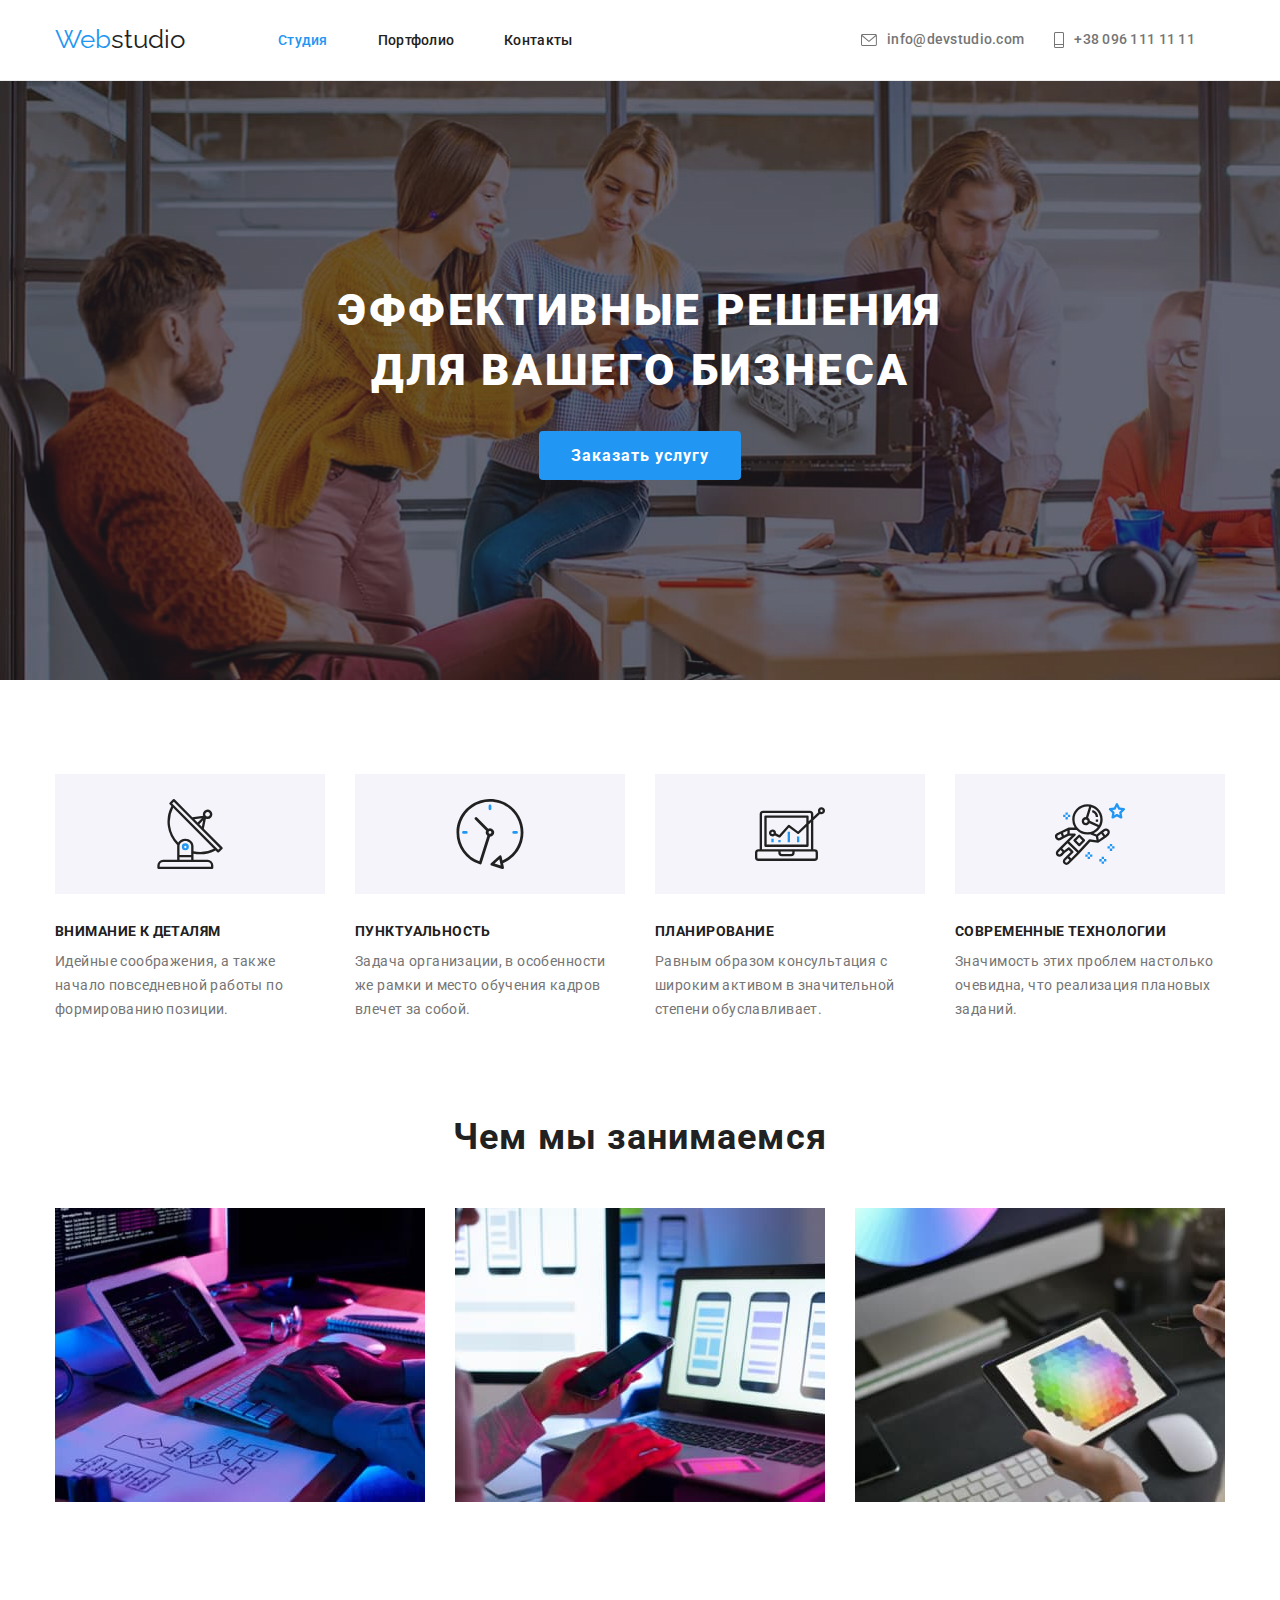
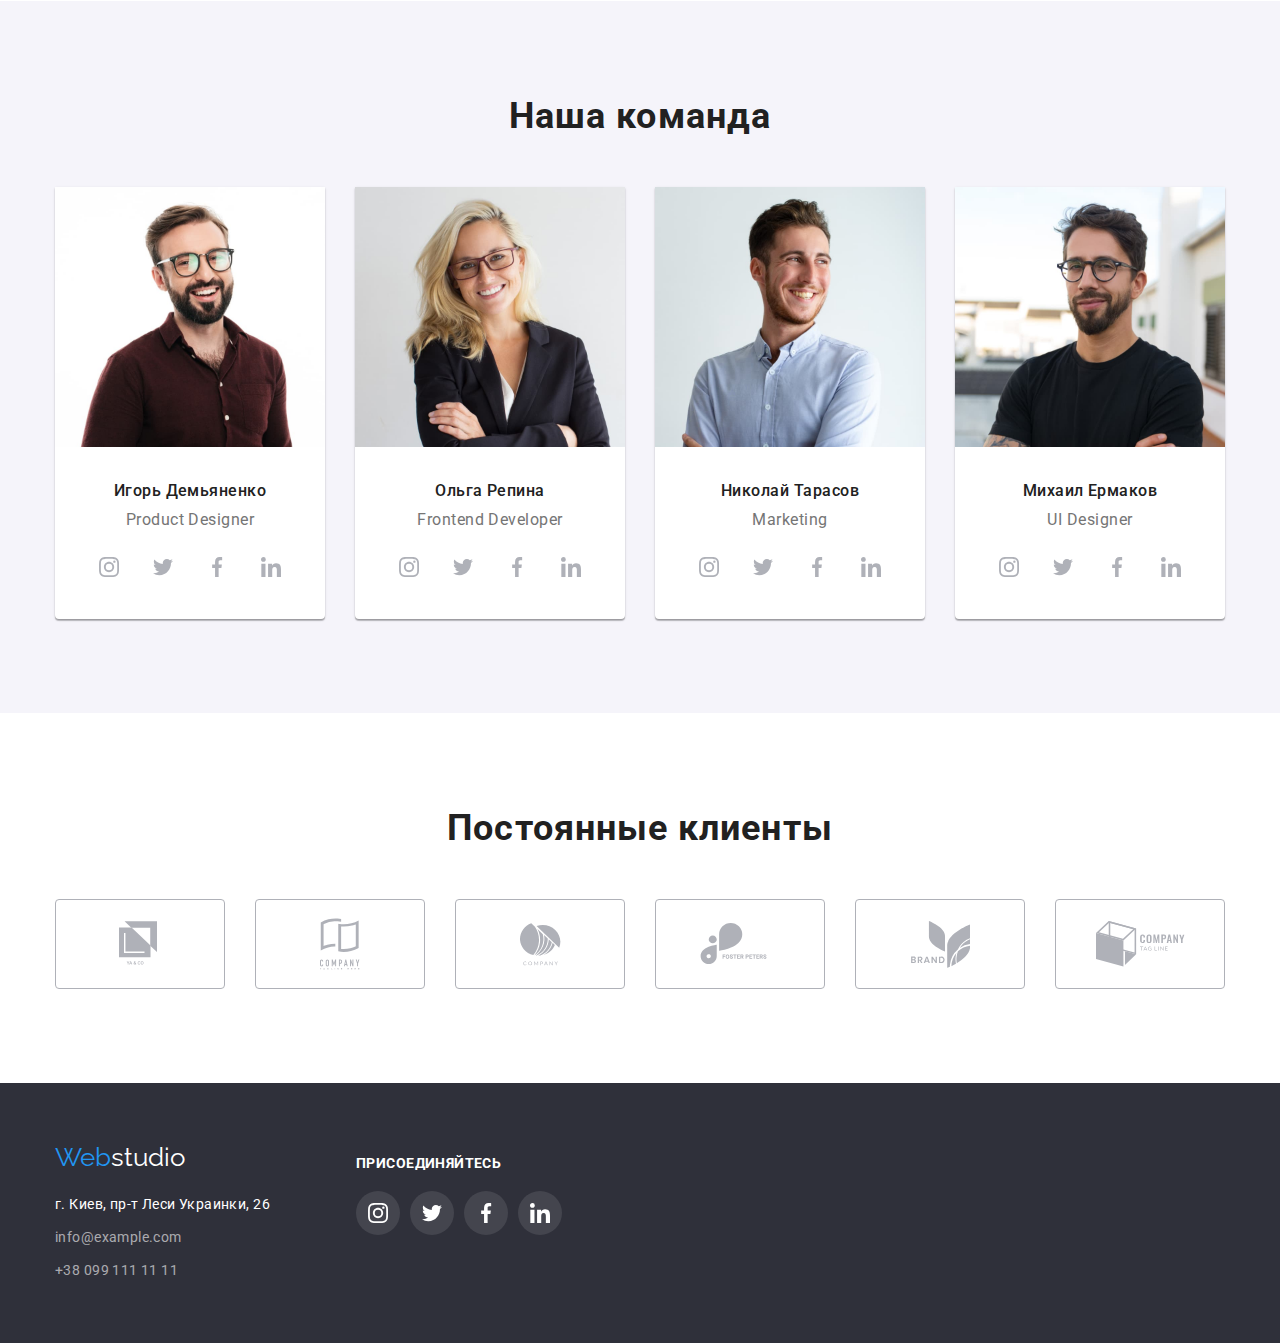
<file: index.html>
<!DOCTYPE html>
<html lang="ru">
  <!-- Ветка для учителя -->

  <head>
    <meta charset="UTF-8" />
    <meta name="viewport" content="width=device-width, initial-scale=1.0" />
    <title>Студия</title>
    <!-- <link
      rel="stylesheet"
      href="https://cdnjs.cloudflare.com/ajax/libs/modern-normalize/1.0.0/modern-normalize.min.css"
    /> -->
    <link rel="preconnect" href="https://fonts.gstatic.com" />
    <link
      href="https://fonts.googleapis.com/css2?family=Raleway:wght@700&family=Roboto:wght@400;500;700;900&display=swap"
      rel="stylesheet"
    />
    <link rel="stylesheet" href="./CSS/normalize.css" />
    <link rel="stylesheet" href="./CSS/style.css" />
  </head>

  <body>
    <!--Шапка сайта-->

    <header class="header">
      <div class="container flex header-center">
        <nav class="nav-flex">
          <a lang="en" href="./index.html" class="logo link"
            ><span class="web">Web</span>studio</a
          >
          <ul class="site-nav list">
            <li class="space">
              <a href="./index.html" class="link current">Студия</a>
            </li>
            <li class="space">
              <a href="./portfolio.html" class="link">Портфолио</a>
            </li>
            <li class="space">
              <a href="" class="link">Контакты</a>
            </li>
          </ul>
        </nav>

        <ul class="contacts list">
          <li>
            <a href="mailto:info@devstudio.com" class="link"
              ><svg class="icon-contacts" width="16" height="12">
                <use href="./images/svg/sprite.svg#icon-envelope"></use>
              </svg>
              info@devstudio.com</a
            >
          </li>
          <li>
            <a href="tel:+380961111111" class="link"
              ><svg class="icon-contacts" width="10" height="16">
                <use href="./images/svg/sprite.svg#icon-phone"></use>
              </svg>
              +38 096 111 11 11</a
            >
          </li>
        </ul>
      </div>
    </header>
    <!--Основной уникальный контент-->
    <main>
      <section class="banner">
        <div class="banner-center">
          <h1 class="tagline">Эффективные решения для вашего бизнеса</h1>
          <a href="" class="order link">Заказать услугу</a>
        </div>
      </section>

      <!--Наши преимущества-->
      <section class="container section-padding">
        <h2 hidden>Наши преимущества</h2>
        <ul class="advantages list flex">
          <li class="flex-advantages">
            <div class="advantages-div">
              <svg class="advantages-svg">
                <use
                  href="./images/svg/sprite.svg#icon-advantages-antenna"
                ></use>
              </svg>
            </div>
            <h3 class="advantages-about">Внимание к деталям</h3>
            <p class="desc">
              Идейные соображения, а также начало повседневной работы по
              формированию позиции.
            </p>
          </li>
          <li class="flex-advantages">
            <div class="advantages-div">
              <svg class="advantages-svg">
                <use href="./images/svg/sprite.svg#icon-advantages-clock"></use>
              </svg>
            </div>
            <h3 class="advantages-about">Пунктуальность</h3>
            <p class="desc">
              Задача организации, в особенности же рамки и место обучения кадров
              влечет за собой.
            </p>
          </li>
          <li class="flex-advantages">
            <div class="advantages-div">
              <svg class="advantages-svg">
                <use
                  href="./images/svg/sprite.svg#icon-advantages-diagram"
                ></use>
              </svg>
            </div>
            <h3 class="advantages-about">Планирование</h3>
            <p class="desc">
              Равным образом консультация с широким активом в значительной
              степени обуславливает.
            </p>
          </li>
          <li class="flex-advantages">
            <div class="advantages-div">
              <svg class="advantages-svg">
                <use
                  href="./images/svg/sprite.svg#icon-advantages-astronaut"
                ></use>
              </svg>
            </div>
            <h3 class="advantages-about">Современные технологии</h3>
            <p class="desc">
              Значимость этих проблем настолько очевидна, что реализация
              плановых заданий.
            </p>
          </li>
        </ul>
      </section>
      <!--Чем мы занимаемся-->
      <section class="container section-whatwedo">
        <h2 class="heading">Чем мы занимаемся</h2>
        <ul class="list flex">
          <li>
            <a href=""
              ><img
                src="./images/keyboards.jpg"
                alt="Печатает на клавиатуре"
                width="370"
            /></a>
          </li>
          <li>
            <a href=""
              ><img
                src="./images/lookatthephone.jpg"
                alt="Смотрит на телефон и на экран"
                width="370"
            /></a>
          </li>
          <li>
            <a href=""
              ><img
                src="./images/lookatthepalette.jpg"
                alt="Смотрит на цветовую палитру"
                width="370"
            /></a>
          </li>
        </ul>
      </section>
      <!--Наши специалисты-->
      <section class="ourteam section-padding">
        <div class="container">
          <h2 class="heading">Наша команда</h2>
          <ul class="list flex">
            <li class="ourteam-back">
              <a href=""
                ><img
                  src="./images/our-team/igor.jpg"
                  alt="фото Игоря Демьяненко"
                  width="270"
              /></a>
              <h3 class="heading-team">Игорь Демьяненко</h3>
              <p class="desc">Product Designer</p>
              <ul class="flex list icon-ul">
                <li class="icon-list">
                  <a class="icon-social-list" href="" alt="Иконка Инстаграм">
                    <svg class="icon-social">
                      <use href="./images/svg/sprite.svg#icon-instagram"></use>
                    </svg>
                  </a>
                </li>
                <li>
                  <a class="icon-social-list" href="" alt="Иконка Твиттер">
                    <svg class="icon-social">
                      <use href="./images/svg/sprite.svg#icon-twitter"></use>
                    </svg>
                  </a>
                </li>
                <li>
                  <a class="icon-social-list" href="" alt="Иконка Фейсбук">
                    <svg class="icon-social">
                      <use href="./images/svg/sprite.svg#icon-facebook"></use>
                    </svg>
                  </a>
                </li>
                <li>
                  <a class="icon-social-list" href="" alt="Иконка Линкедин">
                    <svg class="icon-social">
                      <use href="./images/svg/sprite.svg#icon-linkedin"></use>
                    </svg>
                  </a>
                </li>
              </ul>
            </li>
            <li class="ourteam-back">
              <a href=""
                ><img
                  src="./images/our-team/olga.jpg"
                  alt="фото Ольги Репиной"
                  width="270"
              /></a>
              <h3 class="heading-team">Ольга Репина</h3>
              <p class="desc">Frontend Developer</p>
              <ul class="flex list icon-ul">
                <li class="icon-list">
                  <a class="icon-social-list" href="" alt="Иконка Инстаграм">
                    <svg class="icon-social">
                      <use href="./images/svg/sprite.svg#icon-instagram"></use>
                    </svg>
                  </a>
                </li>
                <li>
                  <a class="icon-social-list" href="" alt="Иконка Твиттер">
                    <svg class="icon-social">
                      <use href="./images/svg/sprite.svg#icon-twitter"></use>
                    </svg>
                  </a>
                </li>
                <li>
                  <a class="icon-social-list" href="" alt="Иконка Фейсбук">
                    <svg class="icon-social">
                      <use href="./images/svg/sprite.svg#icon-facebook"></use>
                    </svg>
                  </a>
                </li>
                <li>
                  <a class="icon-social-list" href="" alt="Иконка Линкедин">
                    <svg class="icon-social">
                      <use href="./images/svg/sprite.svg#icon-linkedin"></use>
                    </svg>
                  </a>
                </li>
              </ul>
            </li>
            <li class="ourteam-back">
              <a href=""
                ><img
                  src="./images/our-team/nikolay.jpg"
                  alt="фото Николая Тарасова"
                  width="270"
              /></a>
              <h3 class="heading-team">Николай Тарасов</h3>
              <p class="desc">Marketing</p>
              <ul class="flex list icon-ul">
                <li>
                  <a class="icon-social-list" href="" alt="Иконка Инстаграм">
                    <svg class="icon-social">
                      <use href="./images/svg/sprite.svg#icon-instagram"></use>
                    </svg>
                  </a>
                </li>
                <li>
                  <a class="icon-social-list" href="" alt="Иконка Твиттер">
                    <svg class="icon-social">
                      <use href="./images/svg/sprite.svg#icon-twitter"></use>
                    </svg>
                  </a>
                </li>
                <li>
                  <a class="icon-social-list" href="" alt="Иконка Фейсбук">
                    <svg class="icon-social">
                      <use href="./images/svg/sprite.svg#icon-facebook"></use>
                    </svg>
                  </a>
                </li>
                <li>
                  <a class="icon-social-list" href="" alt="Иконка Линкедин">
                    <svg class="icon-social">
                      <use href="./images/svg/sprite.svg#icon-linkedin"></use>
                    </svg>
                  </a>
                </li>
              </ul>
            </li>
            <li class="ourteam-back">
              <a href=""
                ><img
                  src="./images/our-team/mickael.jpg"
                  alt="фото Михаила Ермакова"
                  width="270"
              /></a>
              <h3 class="heading-team">Михаил Ермаков</h3>
              <p class="desc">UI Designer</p>
              <ul class="flex list icon-ul">
                <li class="icon-list">
                  <a class="icon-social-list" href="" alt="Иконка Инстаграм">
                    <svg class="icon-social">
                      <use href="./images/svg/sprite.svg#icon-instagram"></use>
                    </svg>
                  </a>
                </li>
                <li>
                  <a class="icon-social-list" href="" alt="Иконка Твиттер">
                    <svg class="icon-social">
                      <use href="./images/svg/sprite.svg#icon-twitter"></use>
                    </svg>
                  </a>
                </li>
                <li>
                  <a class="icon-social-list" href="" alt="Иконка Фейсбук">
                    <svg class="icon-social">
                      <use href="./images/svg/sprite.svg#icon-facebook"></use>
                    </svg>
                  </a>
                </li>
                <li>
                  <a class="icon-social-list" href="" alt="Иконка Линкедин">
                    <svg class="icon-social">
                      <use href="./images/svg/sprite.svg#icon-linkedin"></use>
                    </svg>
                  </a>
                </li>
              </ul>
            </li>
          </ul>
        </div>
      </section>
      <!-- Постоянные клиенты -->
      <section class="section-padding">
        <div class="container">
          <h2 class="heading">Постоянные клиенты</h2>
          <ul class="list flex">
            <li>
              <a class="logo-container" href="">
                <svg class="icon-logo" width="42px" height="49px">
                  <use href="./images/svg/sprite.svg#icon-logo-one"></use>
                </svg>
              </a>
            </li>
            <li>
              <a class="logo-container" href="">
                <svg class="icon-logo" width="40px" height="52px">
                  <use href="./images/svg/sprite.svg#icon-logo-two"></use>
                </svg>
              </a>
            </li>

            <li>
              <a class="logo-container" href="">
                <svg class="icon-logo" width="41px" height="43px">
                  <use href="./images/svg/sprite.svg#icon-logo-three"></use>
                </svg>
              </a>
            </li>
            <li>
              <a class="logo-container" href="">
                <svg class="icon-logo" width="80px" height="42px">
                  <use href="./images/svg/sprite.svg#icon-logo-four"></use>
                </svg>
              </a>
            </li>
            <li>
              <a class="logo-container" href="">
                <svg class="icon-logo" width="59px" height="47px">
                  <use href="./images/svg/sprite.svg#icon-logo-five"></use>
                </svg>
              </a>
            </li>
            <li>
              <a class="logo-container" href="">
                <svg class="icon-logo" width="89px" height="46px">
                  <use href="./images/svg/sprite.svg#icon-logo-six"></use>
                </svg>
              </a>
            </li>
          </ul>
        </div>
      </section>
    </main>
    <footer class="footer">
      <div class="container footer-flex">
        <div>
          <a lang="en" href="./index.html" class="logo link"
            ><span class="web">Web</span>studio</a
          >
          <address class="address">
            г. Киев, пр-т Леси Украинки, 26
            <a href="mailto:info@example.com" class="link">info@example.com</a>
            <a href="tel:+380991111111" class="link">+38 099 111 11 11</a>
          </address>
        </div>
        <div class="footer-margin">
          <p class="footer-p">присоединяйтесь</p>
          <ul class="flex list">
            <li class="footer-space-icon">
              <a class="icon-footer-list" href="" alt="Иконка Инстаграм">
                <svg class="icon-social">
                  <use href="./images/svg/sprite.svg#icon-instagram"></use>
                </svg>
              </a>
            </li>
            <li class="footer-space-icon">
              <a class="icon-footer-list" href="" alt="Иконка Твиттер">
                <svg class="icon-social">
                  <use href="./images/svg/sprite.svg#icon-twitter"></use>
                </svg>
              </a>
            </li>
            <li class="footer-space-icon">
              <a class="icon-footer-list" href="" alt="Иконка Фейсбук">
                <svg class="icon-social">
                  <use href="./images/svg/sprite.svg#icon-facebook"></use>
                </svg>
              </a>
            </li>
            <li class="footer-space-icon">
              <a class="icon-footer-list" href="" alt="Иконка Линкедин">
                <svg class="icon-social">
                  <use href="./images/svg/sprite.svg#icon-linkedin"></use>
                </svg>
              </a>
            </li>
          </ul>
        </div>
      </div>
    </footer>
  </body>
</html>
</file>
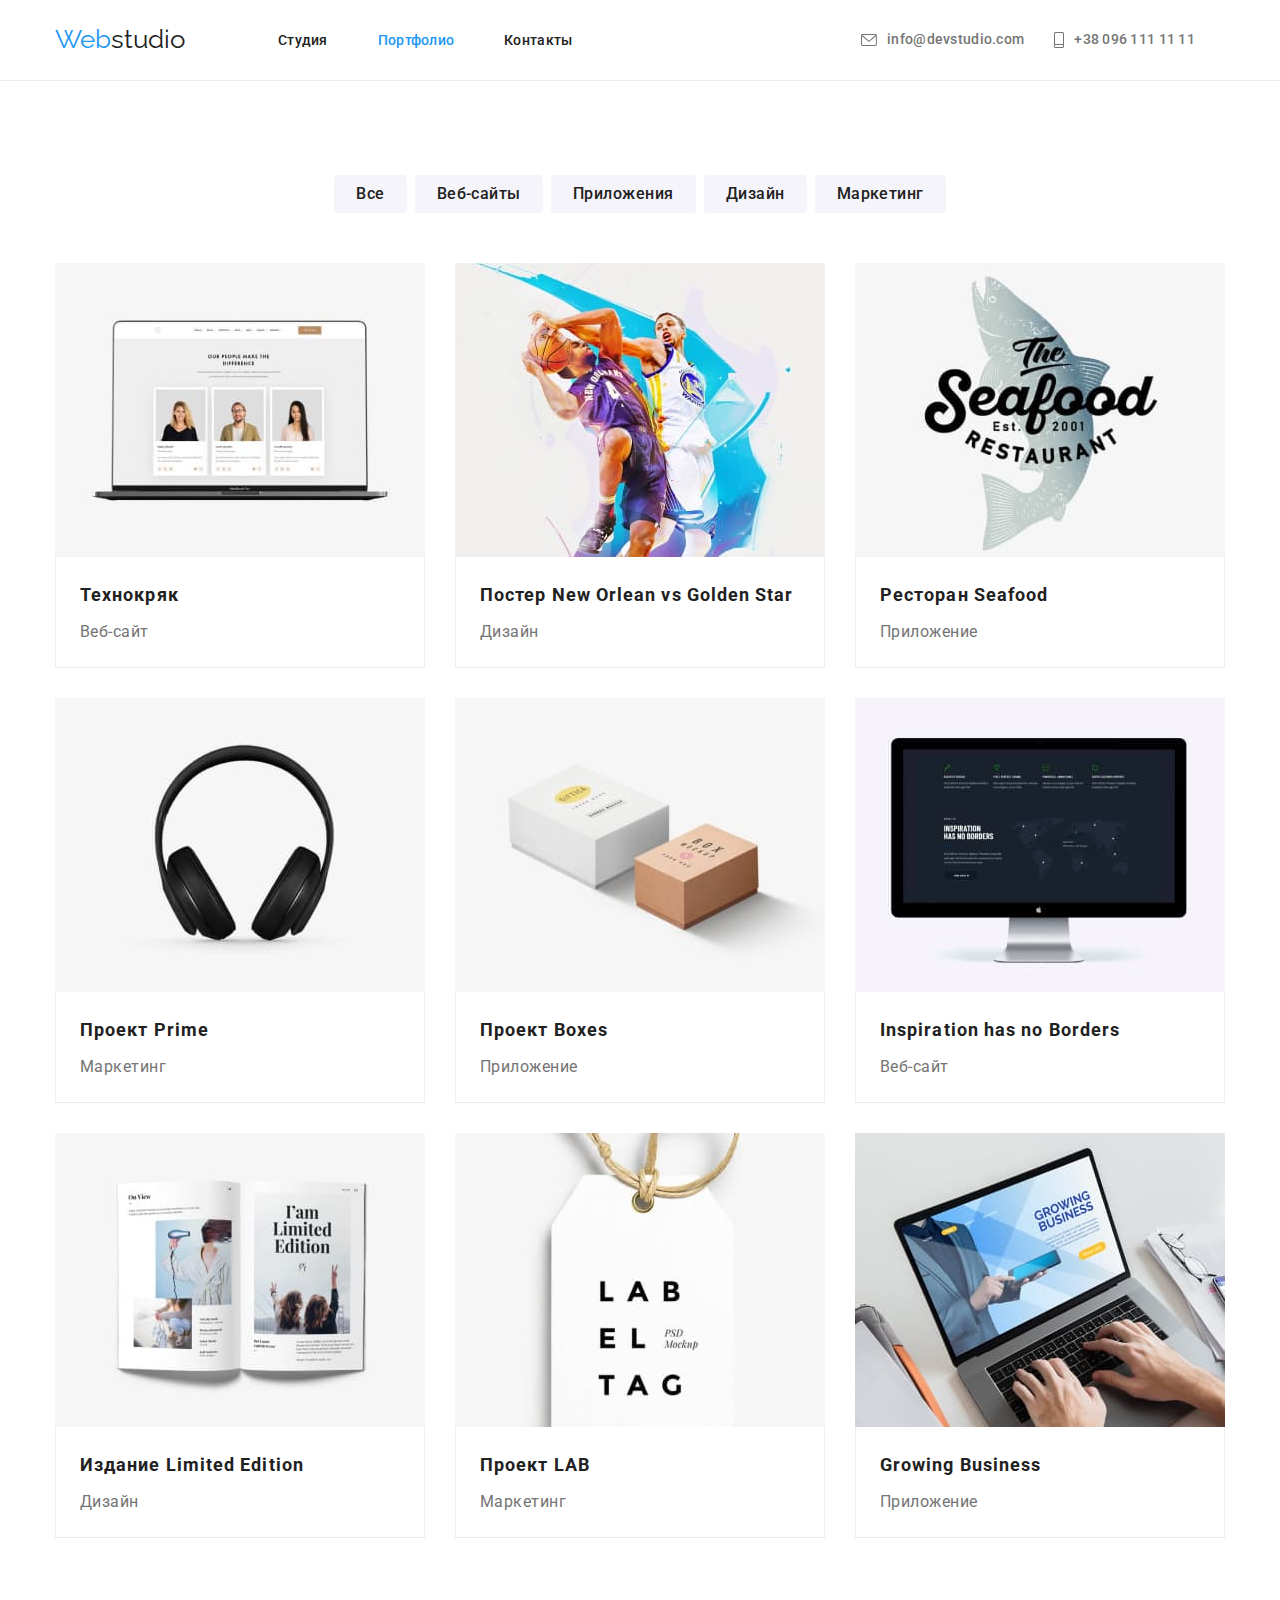
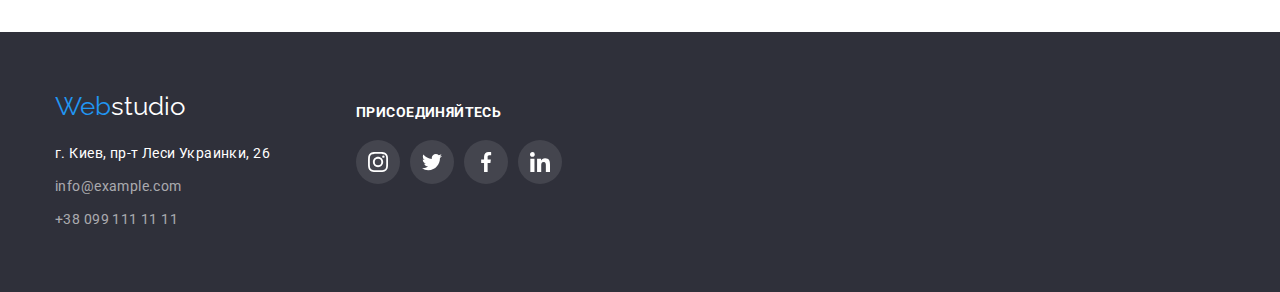
<file: portfolio.html>
<!DOCTYPE html>
<html lang="ru">
  <!-- Ветка для учителя -->

  <head>
    <meta charset="UTF-8" />
    <meta name="viewport" content="width=device-width, initial-scale=1.0" />
    <title>Портфолио</title>
    <!-- <link
      rel="stylesheet"
      href="https://cdnjs.cloudflare.com/ajax/libs/modern-normalize/1.0.0/modern-normalize.min.css"
    /> -->
    <link rel="preconnect" href="https://fonts.gstatic.com" />
    <link
      href="https://fonts.googleapis.com/css2?family=Raleway:wght@700&family=Roboto:wght@400;500;700;900&display=swap"
      rel="stylesheet"
    />
    <link rel="stylesheet" href="./CSS/normalize.css" />
    <link rel="stylesheet" href="./CSS/style.css" />
  </head>

  <body>
    <!-- Шапка сайта -->
    <header class="header">
      <div class="container flex header-center">
        <nav class="nav-flex">
          <a lang="en" href="./index.html" class="logo link"
            ><span class="web">Web</span>studio</a
          >
          <ul class="site-nav list">
            <li class="space">
              <a href="./index.html" class="link">Студия</a>
            </li>
            <li class="space">
              <a href="./portfolio.html" class="link current">Портфолио</a>
            </li>
            <li class="space">
              <a href="" class="link">Контакты</a>
            </li>
          </ul>
        </nav>

        <ul class="contacts list">
          <li>
            <a href="mailto:info@devstudio.com" class="link"
              ><svg class="icon-contacts" width="16" height="12">
                <use href="./images/svg/sprite.svg#icon-envelope"></use>
              </svg>
              info@devstudio.com</a
            >
          </li>
          <li>
            <a href="tel:+380961111111" class="link"
              ><svg class="icon-contacts" width="10" height="16">
                <use href="./images/svg/sprite.svg#icon-phone"></use>
              </svg>
              +38 096 111 11 11</a
            >
          </li>
        </ul>
      </div>
    </header>
    <!-- Основной контент -->
    <main>
      <section class="gallery container section-padding">
        <h1 hidden>Галерея работ</h1>
        <ul class="list flex-button">
          <li class="space-button">
            <button type="button" class="button">Все</button>
          </li>
          <li class="space-button">
            <button type="button" class="button">Веб-сайты</button>
          </li>
          <li class="space-button">
            <button type="button" class="button">Приложения</button>
          </li>
          <li class="space-button">
            <button type="button" class="button">Дизайн</button>
          </li>
          <li class="space-button">
            <button type="button" class="button">Маркетинг</button>
          </li>
        </ul>
        <ul class="list flex-gallery wrap">
          <li class="gallery-back">
            <img
              class="img-gallery"
              src="./images/gallery/technoduck.jpg"
              alt="Презентация сайта компании Технокряк"
              width="370"
              height="294"
            />
            <div class="bordering">
              <h2 class="heading-gallery">Технокряк</h2>
              <p class="desc">Веб-сайт</p>
            </div>
          </li>
          <li class="gallery-back">
            <img
              class="img-gallery"
              src="./images/gallery/poster-neworleans.jpg"
              alt="Дизайн постера для баскетбольного матча команд Нового Орлеана и Золотых Звёзд"
              width="370"
              height="294"
            />
            <div class="bordering">
              <h2 class="heading-gallery">
                Постер <span lang="en">New Orlean vs Golden Star</span>
              </h2>
              <p class="desc">Дизайн</p>
            </div>
          </li>
          <li class="gallery-back">
            <img
              class="img-gallery"
              src="./images/gallery/rest-seafood.jpg"
              alt="Дизайн приложения для рыбного ресторана"
              width="370"
              height="294"
            />
            <div class="bordering">
              <h2 class="heading-gallery" lang="en">
                Ресторан <span lang="en">Seafood</span>
              </h2>
              <p class="desc">Приложение</p>
            </div>
          </li>

          <li class="gallery-back">
            <img
              class="img-gallery"
              src="./images/gallery/headphones.jpg"
              alt="Презентация маркетинг-проекта с наушниками"
              width="370"
              height="294"
            />
            <div class="bordering">
              <h2 class="heading-gallery">
                Проект <span lang="en">Prime</span>
              </h2>
              <p class="desc">Маркетинг</p>
            </div>
          </li>
          <li class="gallery-back">
            <img
              class="img-gallery"
              src="./images/gallery/boxes.jpg"
              alt="Дизайн приложения проекта Коробки"
              width="370"
              height="294"
            />
            <div class="bordering">
              <h2 class="heading-gallery">
                Проект <span lang="en">Boxes</span>
              </h2>
              <p class="desc">Приложение</p>
            </div>
          </li>
          <li class="gallery-back">
            <img
              class="img-gallery"
              class="img-gallery"
              src="./images/gallery/web-inspiration.jpg"
              alt="Презентация веб-сайта Вдохновение не имеет границ"
              width="370"
              height="294"
            />
            <div class="bordering">
              <h2 class="heading-gallery" lang="en">
                Inspiration has no Borders
              </h2>
              <p class="desc">Веб-сайт</p>
            </div>
          </li>

          <li class="gallery-back">
            <img
              class="img-gallery"
              src="./images/gallery/book.jpg"
              alt="Дизайн издания Лимитед Едишн"
              width="370"
              height="294"
            />
            <div class="bordering">
              <h2 class="heading-gallery">
                Издание <span lang="en">Limited Edition</span>
              </h2>
              <p class="desc">Дизайн</p>
            </div>
          </li>
          <li class="gallery-back">
            <img
              class="img-gallery"
              src="./images/gallery/label-lab.jpg"
              alt="Презентация маркетинг-проекта на бирке Лаб"
              width="370"
              height="294"
            />
            <div class="bordering">
              <h2 class="heading-gallery">Проект <span lang="en">LAB</span></h2>
              <p class="desc">Маркетинг</p>
            </div>
          </li>
          <li class="gallery-back">
            <img
              class="img-gallery"
              src="./images/gallery/hand-app.jpg"
              alt="Презентация приложения"
              width="370"
              height="294"
            />
            <div class="bordering">
              <h2 class="heading-gallery" lang="en">Growing Business</h2>
              <p class="desc">Приложение</p>
            </div>
          </li>
        </ul>
      </section>
    </main>
    <!-- Подвал -->
    <footer class="footer">
      <div class="container footer-flex">
        <div>
          <a lang="en" href="./index.html" class="logo link"
            ><span class="web">Web</span>studio</a
          >
          <address class="address">
            г. Киев, пр-т Леси Украинки, 26
            <a href="mailto:info@example.com" class="link">info@example.com</a>
            <a href="tel:+380991111111" class="link">+38 099 111 11 11</a>
          </address>
        </div>
        <div class="footer-margin">
          <p class="footer-p">присоединяйтесь</p>
          <ul class="flex list">
            <li class="footer-space-icon">
              <a class="icon-footer-list" href="" alt="Иконка Инстаграм">
                <svg class="icon-social">
                  <use href="./images/svg/sprite.svg#icon-instagram"></use>
                </svg>
              </a>
            </li>
            <li class="footer-space-icon">
              <a class="icon-footer-list" href="" alt="Иконка Твиттер">
                <svg class="icon-social">
                  <use href="./images/svg/sprite.svg#icon-twitter"></use>
                </svg>
              </a>
            </li>
            <li class="footer-space-icon">
              <a class="icon-footer-list" href="" alt="Иконка Фейсбук">
                <svg class="icon-social">
                  <use href="./images/svg/sprite.svg#icon-facebook"></use>
                </svg>
              </a>
            </li>
            <li class="footer-space-icon">
              <a class="icon-footer-list" href="" alt="Иконка Линкедин">
                <svg class="icon-social">
                  <use href="./images/svg/sprite.svg#icon-linkedin"></use>
                </svg>
              </a>
            </li>
          </ul>
        </div>
      </div>
    </footer>
  </body>
</html>
</file>
<file: CSS/style.css>
/* цвет текста
черный основной #212121
белый #FFFFFF
бледносерый добавочный #757575 
акцентный голубой для текста и оформления #2196F3 
цвета баннера и футера #2F303A
для кнопок и секции светло серый #F5F4FA */
/* нормалайз не дает нужного эффеккта по этому использую это html {
  box-sizing: border-box;
}
*,
*::before,
*::after {
  box-sizing: inherit;
} */

/* About all document */
html {
  box-sizing: border-box;
}
* {
  box-sizing: inherit;
  padding-inline-start: 0px;
}

:root {
  --accent-color: #2196f3;
  --main-color: #212121;
  --second-color: #757575;
  --clean-color: #ffffff;
  --dark-background: #2f303a;
  --light-background: #f5f4fa;
  --border-header: #ececec;
  --border-gallery: #eeeeee;
  --footer-link: rgba(255, 255, 255, 0.6);
  --drop-shadow: drop-shadow(0px 4px 4px rgba(0, 0, 0, 0.25));
  --icon-gray: #afb1b8;
  --ourteam-shadow: 0px 1px 3px rgba(0, 0, 0, 0.12),
    0px 1px 1px rgba(0, 0, 0, 0.14), 0px 2px 1px rgba(0, 0, 0, 0.2);
  --footer-icons: rgba(255, 255, 255, 0.1);
}

body {
  background-color: var(--clean-color);
  color: var(--main-color);
  font-family: 'Roboto', sans-serif;
  font-style: normal;
  font-weight: normal;
}

/* ширина общего контента */
.container {
  margin-left: auto;
  margin-right: auto;
  width: 1200px;
  padding-left: 15px;
  padding-right: 15px;
}
.flex {
  display: flex;
  justify-content: space-between;
}

.wrap {
  flex-wrap: wrap;
}
.web {
  color: var(--accent-color);
}

.list {
  list-style: none;
  margin: 0px;
}

/* Header */
.header {
  padding: 25px 0px;
  border-bottom: 1px solid var(--border-header);
}

.header-center {
  align-items: center;
}

.logo {
  color: var(--main-color);
  font-family: 'Raleway', sans-serif;
  font-size: 26px;
}

.contacts .link,
.contacts .link:visited {
  color: var(--second-color);
  font-weight: 500;
  font-size: 14px;
  line-height: 1.14;
  letter-spacing: 0.02em;
  margin-right: 30px;
  display: flex;
  align-items: center;
}
.contacts:last-child {
  margin-right: 0;
}
.icon-contacts {
  margin-right: 10px;
}

.space:not(:last-child) {
  margin-right: 50px;
}

.contacts {
  display: flex;
}

.nav-flex {
  display: flex;
  align-items: center;
}

.site-nav {
  margin-left: 93px;
  display: flex;
}

.site-nav .link,
.site-nav .link:visited {
  color: var(--main-color);
  font-weight: 500;
  font-size: 14px;
  line-height: 1.14;
  letter-spacing: 0.02em;
}

.site-nav .link:hover,
.site-nav .link:focus,
.contacts .link:hover,
.contacts .link:focus {
  color: var(--accent-color);
}

.site-nav .link.current {
  color: var(--accent-color);
}

/* section banner */
.tagline {
  font-weight: 900;
  font-size: 44px;
  line-height: 1.36;
  text-align: center;
  letter-spacing: 0.06em;
  text-transform: uppercase;
  color: var(--clean-color);
  width: 696px;
  margin: 0 auto;
}

.banner-center {
  text-align: center;
}

.banner {
  padding: 200px 0px;
  background-color: var(--dark-background);
  background-image: linear-gradient(
      to top,
      rgba(47, 48, 58, 0.4),
      rgba(47, 48, 58, 0.4)
    ),
    url(../images/bg-our-office.jpg);
  background-size: cover;
}

.order {
  color: var(--clean-color);
  background-color: var(--accent-color);
  font-weight: bold;
  font-size: 16px;
  line-height: 1.87;
  text-align: center;
  letter-spacing: 0.06em;
  display: inline-block;
  border-radius: 4px;
  padding: 10px 32px;
  margin-top: 30px;
  box-shadow: var(--drop-shadow);
}

/* most sections */
.section-padding {
  padding: 94px 15px;
}

/* section our advantages */
.advantages .advantages-about {
  font-weight: bold;
  font-size: 14px;
  line-height: 1.14;
  letter-spacing: 0.03em;
  text-transform: uppercase;
  margin: 0px 0px 10px 0px;
}

.advantages .desc {
  font-size: 14px;
  line-height: 1.71;
  letter-spacing: 0.03em;
  margin: 0px;
}

.flex-advantages {
  width: 270px;
}

.advantages-div {
  display: flex;
  background-color: var(--light-background);
  height: 120px;
  margin-bottom: 30px;
  align-items: center;
  justify-content: center;
}
.advantages-svg {
  width: 70px;
  height: 70px;
}
/* section what we do */
.section-whatwedo {
  padding-bottom: 94px;
}

/* section our team */
.ourteam {
  background-color: var(--light-background);
}

.ourteam .heading-team {
  font-weight: 500;
  font-size: 16px;
  line-height: 1.19;
  text-align: center;
  letter-spacing: 0.03em;
  margin: 30px 0px 10px 0px;
}

.ourteam .desc {
  font-size: 16px;
  line-height: 1.19;
  text-align: center;
  letter-spacing: 0.03em;
  margin: 0px 0px 16px 0px;
}

.ourteam-back {
  background-color: var(--clean-color);
  width: 270px;
  /* в макете стоит три тени - это немного странно - они действуют одновременно?зачем так? */
  box-shadow: var(--ourteam-shadow);
  border-radius: 0px 0px 4px 4px;
  cursor: pointer;
}

.ourteam-back:hover,
.ourteam-back:focus {
  filter: var(--drop-shadow);
}

.icon-ul {
  padding: 0 32px 30px 32px;
}

.icon-social-list {
  width: 44px;
  height: 44px;
  display: flex;
  justify-content: center;
  align-items: center;
  fill: var(--icon-gray);
}

.icon-social-list:hover,
.icon-social-list:focus {
  border-radius: 50%;
  background-color: var(--accent-color);
  fill: var(--clean-color);
}
.icon-social {
  width: 20px;
  height: 20px;
}
/* other */
.heading {
  font-weight: bold;
  font-size: 36px;
  line-height: 1.17;
  text-align: center;
  letter-spacing: 0.03em;
  margin: 0px 0px 50px 0px;
}

.desc {
  color: var(--second-color);
}

.link {
  text-decoration: none;
}

/* section gallery */
.gallery {
  padding-bottom: 64px;
}
.flex-gallery {
  display: flex;
}
.gallery .heading-gallery {
  font-weight: bold;
  font-size: 18px;
  line-height: 2;
  letter-spacing: 0.06em;
  padding: 20px 24px 4px 24px;
  margin: 0px;
}

.gallery .desc {
  font-size: 16px;
  line-height: 1.88;
  letter-spacing: 0.03em;
  padding: 0px 24px;
  padding-bottom: 20px;
  margin: 0px;
}

.gallery-back {
  width: 370px;
  margin-bottom: 30px;
  margin-right: 30px;
  cursor: pointer;
}

.gallery-back:hover,
.gallery-back:focus {
  background-color: var(--clean-color);
  filter: var(--drop-shadow);
}
.gallery-back:nth-child(3n) {
  margin-right: 0px;
}
.bordering {
  border-bottom: 1px solid var(--border-gallery);
  border-right: 1px solid var(--border-gallery);
  border-left: 1px solid var(--border-gallery);
}
.img-gallery {
  display: block;
}
/* buttons */
.button {
  color: var(--main-color);
  background-color: var(--light-background);
  font-weight: 500;
  font-size: 16px;
  line-height: 1.62;
  text-align: center;
  letter-spacing: 0.03em;

  display: inline-block;
  padding: 6px 22px;
  border-radius: 4px;
  border: none;
  margin-bottom: 50px;
  cursor: pointer;
}

.button:hover,
.button:focus {
  color: var(--clean-color);
  background-color: var(--accent-color);
  filter: var(--drop-shadow);
}

.flex-button {
  display: flex;
  justify-content: center;
}

.space-button:not(:last-child) {
  margin-right: 8px;
}
/* section our clients */
.logo-container {
  display: flex;
  align-items: center;
  justify-content: center;
  width: 170px;
  height: 90px;
  border: 1px solid var(--icon-gray);
  border-radius: 4px;
  fill: var(--icon-gray);
}
.logo-container:hover,
.logo-container:focus {
  fill: var(--accent-color);
  border-color: var(--accent-color);
}
/* footer */
.footer {
  background-color: var(--dark-background);
  padding: 60px 0px;
}

.footer .link {
  color: var(--clean-color);
}

.address {
  color: var(--clean-color);
  font-style: normal;
  font-weight: normal;
  font-size: 14px;
  line-height: 1.71;
  letter-spacing: 0.03em;
  width: 231px;
  margin-top: 20px;
}

.address .link,
.address .link:visited {
  color: var(--footer-link);
  display: inline-block;
  margin-top: 9px;
}
.icon-footer-list {
  width: 44px;
  height: 44px;
  display: flex;
  justify-content: center;
  align-items: center;
  fill: var(--clean-color);
  background-color: var(--footer-icons);
  border-radius: 50%;
}
.icon-footer-list:hover,
.icon-footer-list:focus {
  background-color: var(--accent-color);
}
.footer-p {
  font-family: Roboto, sans-serif;
  font-style: normal;
  font-weight: bold;
  font-size: 14px;
  line-height: 16px;
  letter-spacing: 0.03em;
  text-transform: uppercase;
  color: var(--clean-color);
  margin-bottom: 20px;
  margin-top: 12px;
}

.footer-space-icon {
  margin-right: 10px;
}

.footer-space-icon:last-child {
  margin-right: 0;
}
.footer-flex {
  display: flex;
}
.footer-margin {
  margin-left: 70px;
}
</file>
